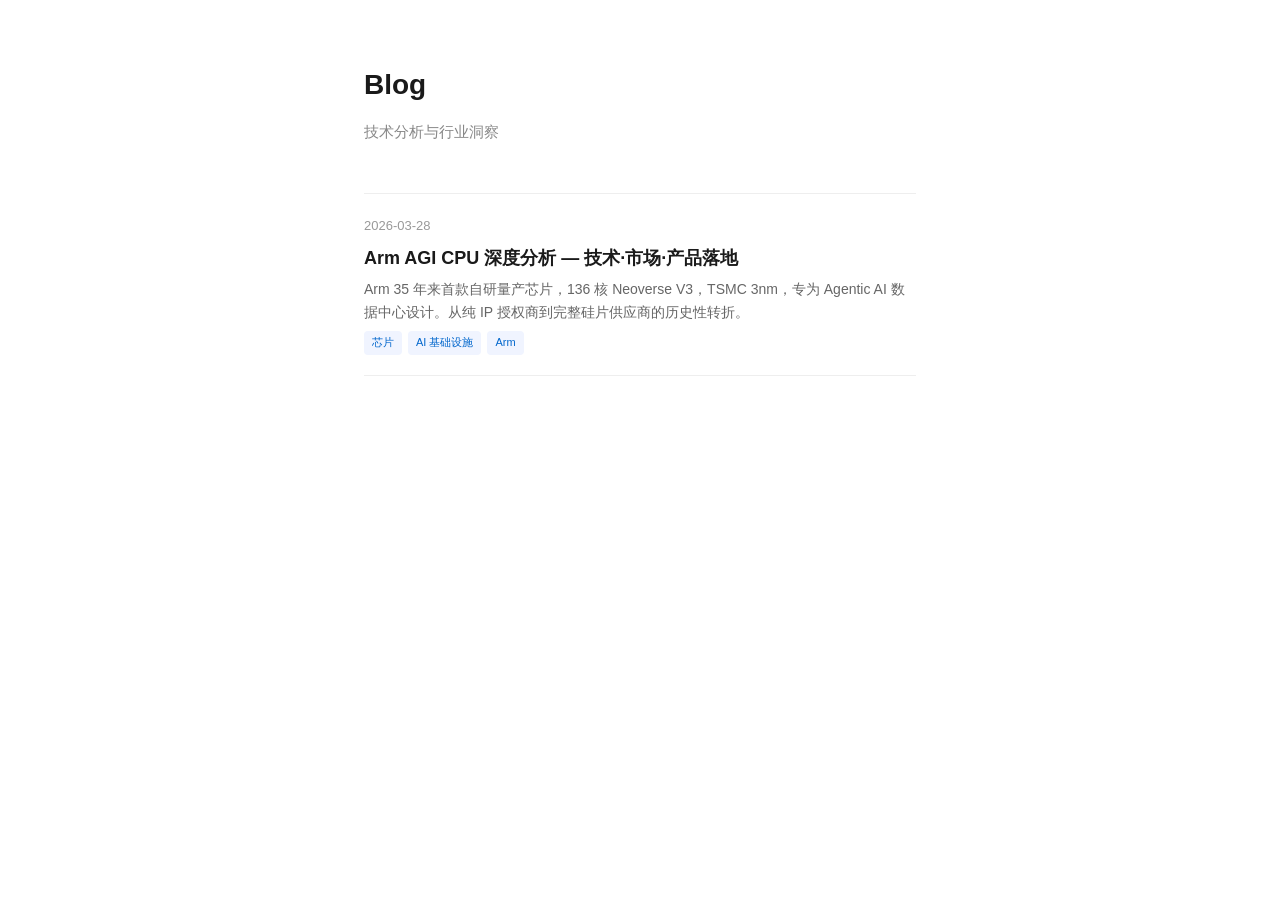
<file: index.html>
<!DOCTYPE html>
<html lang="zh-CN">
<head>
<meta charset="UTF-8">
<meta name="viewport" content="width=device-width, initial-scale=1.0">
<title>Blog — brassenpouy</title>
<link rel="stylesheet" href="./assets/index.css">
</head>
<body>
<div class="container">
  <h1>Blog</h1>
  <p class="subtitle">技术分析与行业洞察</p>
  <ul class="post-list" id="postList">
    <li class="empty-state">加载中…</li>
  </ul>
</div>
<script>
  fetch('./assets/posts.json')
    .then(r => r.json())
    .then(posts => {
      const list = document.getElementById('postList');
      if (!posts.length) {
        list.innerHTML = '<li class="empty-state">暂无文章</li>';
        return;
      }
      posts.sort((a, b) => b.date.localeCompare(a.date));
      list.innerHTML = posts.map(p => `
        <li class="post-item">
          <a href="./${p.slug}/">
            <div class="post-date">${p.date}</div>
            <div class="post-title">${p.title}</div>
            <div class="post-desc">${p.description}</div>
            <div class="post-tags">
              ${p.tags.map(t => `<span class="post-tag">${t}</span>`).join('')}
            </div>
          </a>
        </li>
      `).join('');
    })
    .catch(() => {
      document.getElementById('postList').innerHTML =
        '<li class="empty-state">加载失败，请刷新重试</li>';
    });
</script>
</body>
</html>
</file>
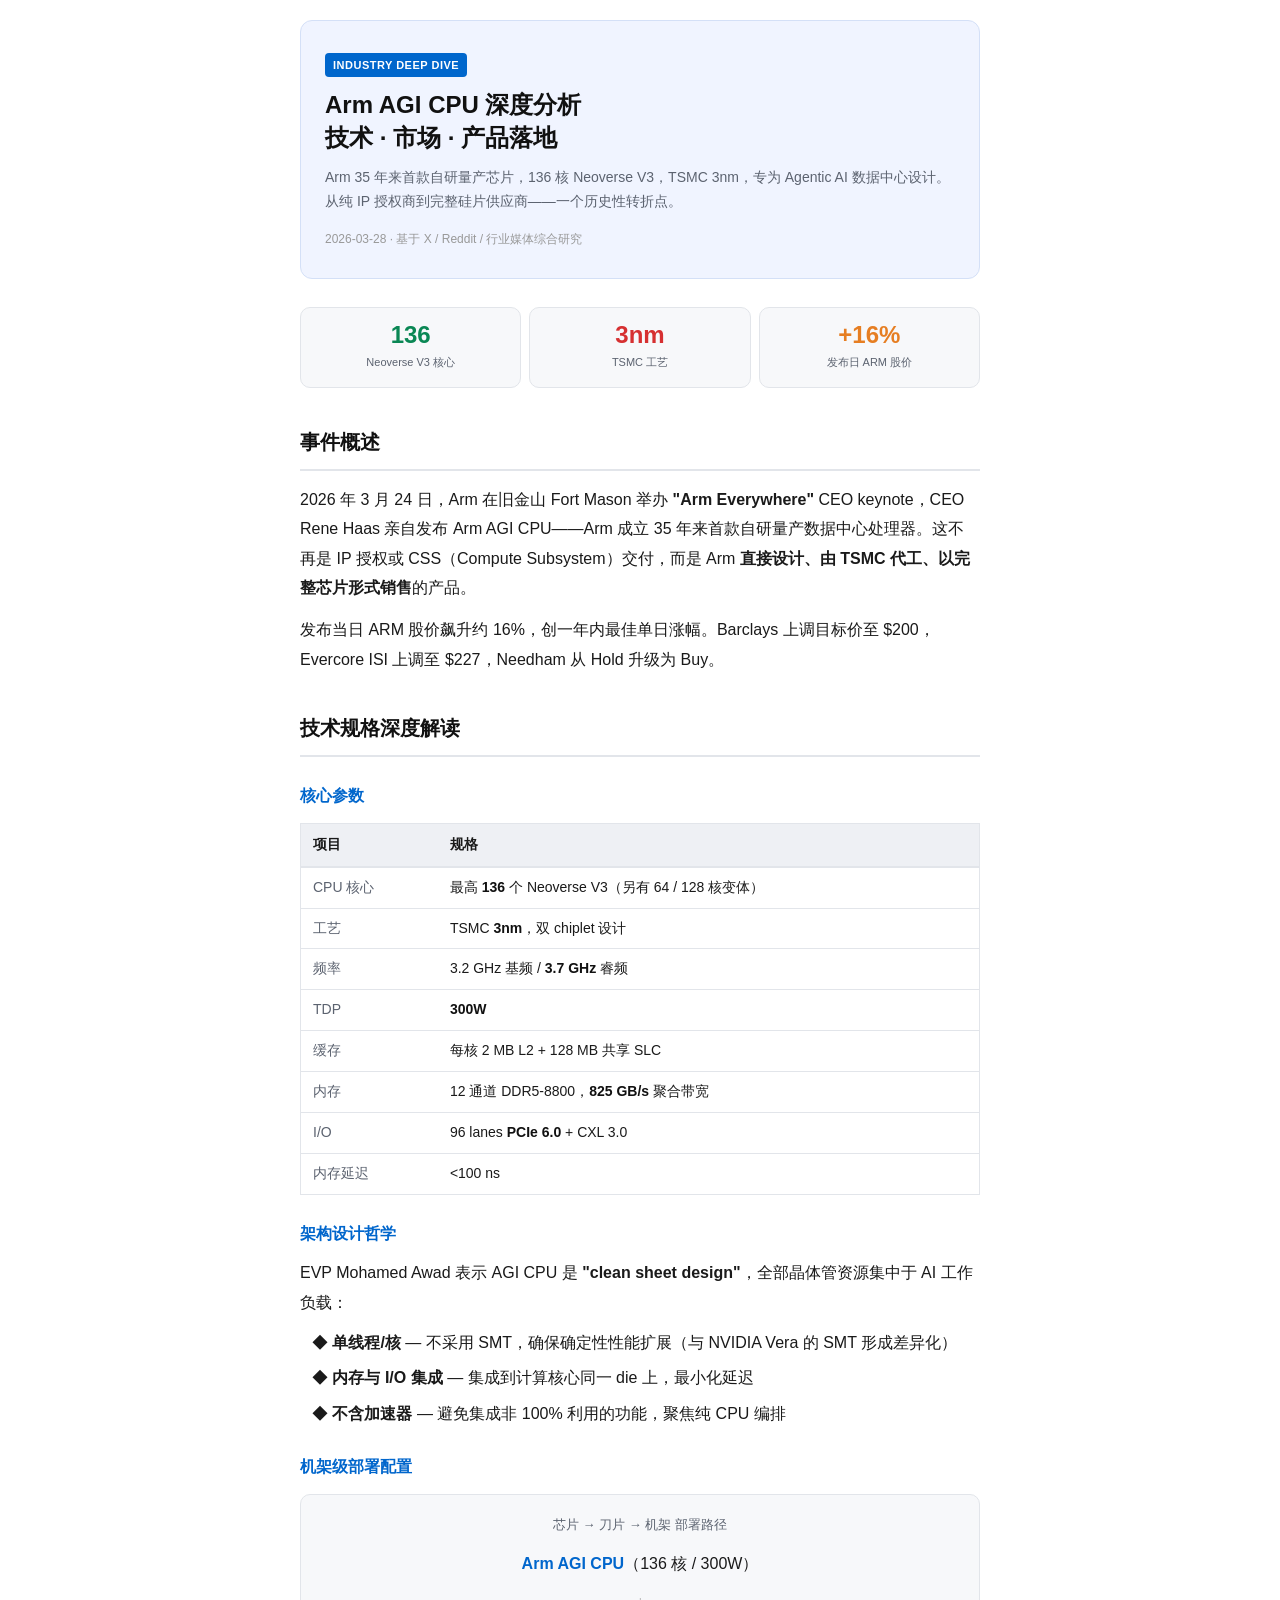
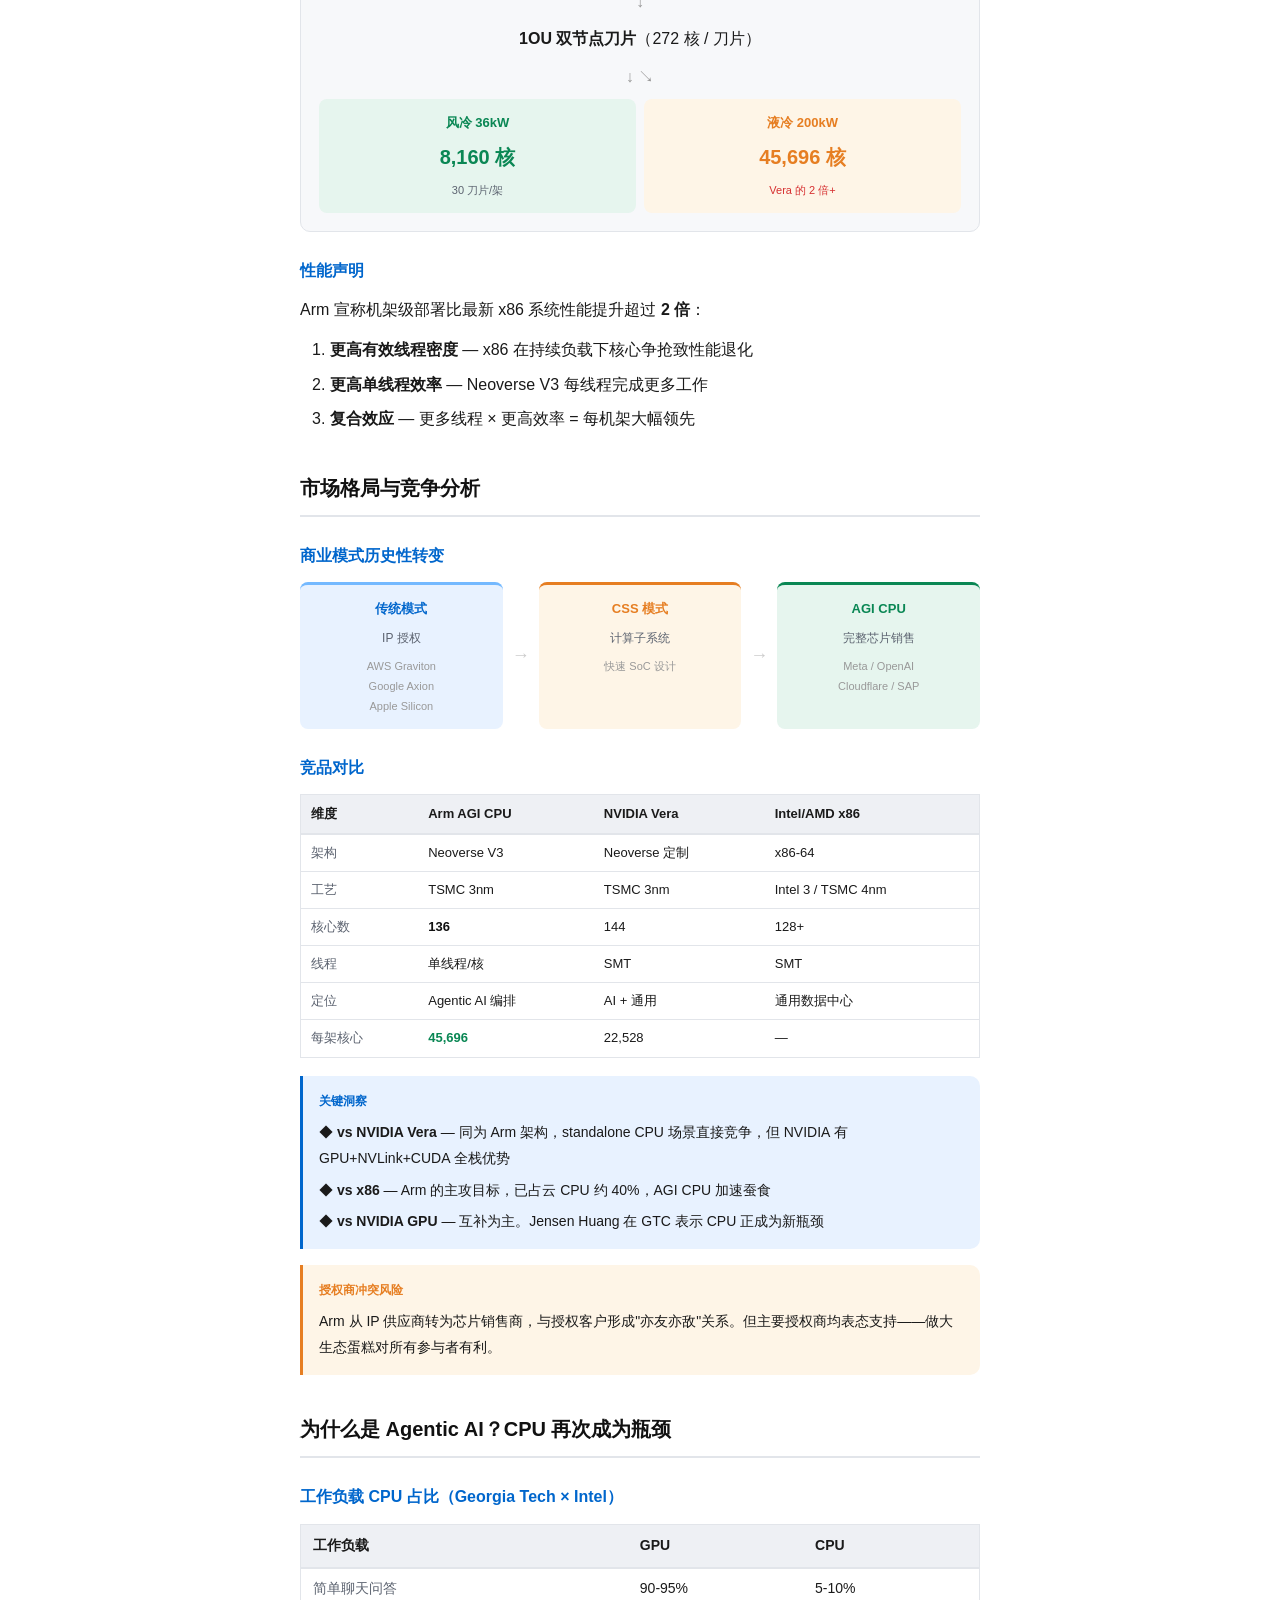
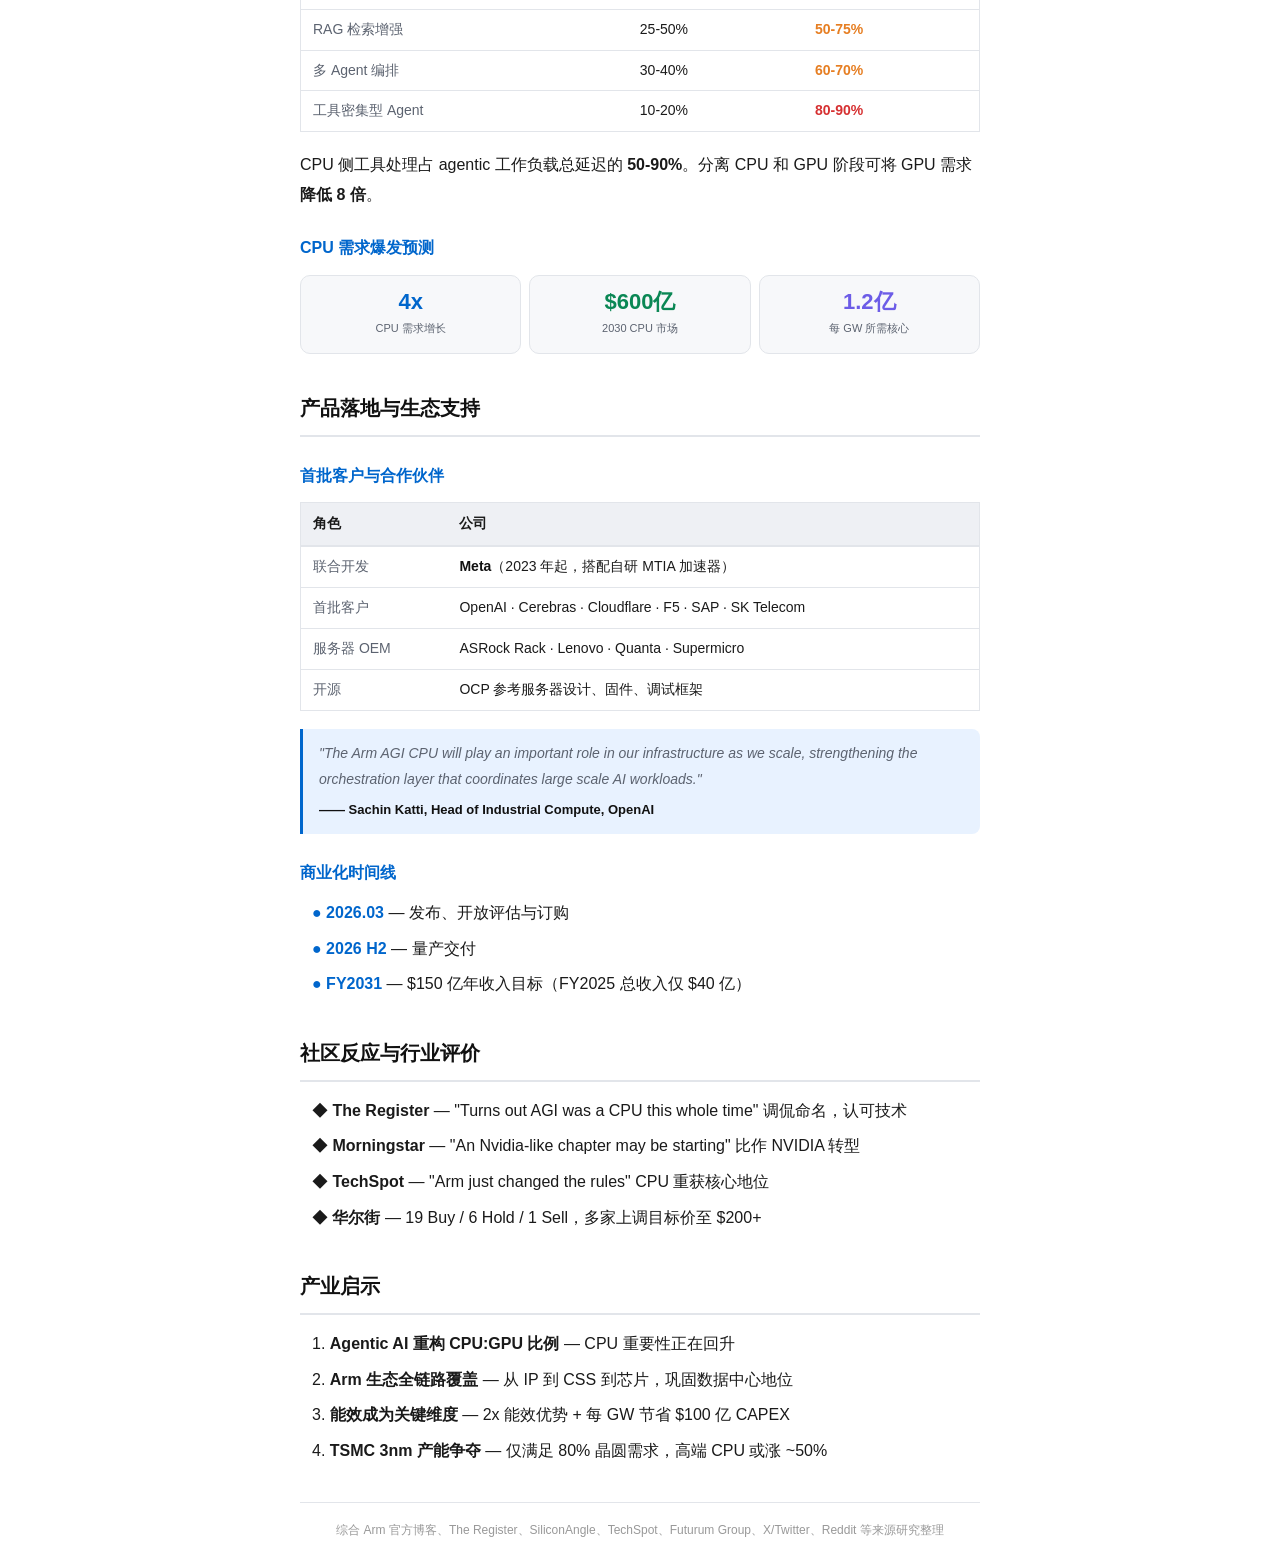
<file: arm-agi-cpu/wechat.html>
<!DOCTYPE html>
<html lang="zh-CN">
<head>
<meta charset="UTF-8">
<meta name="viewport" content="width=device-width, initial-scale=1.0">
<title>Arm AGI CPU 深度分析（微信公众号版）</title>
<style>
  /* 仅用于本地预览，复制粘贴时公众号编辑器只读取内联 style */
  body {
    font-family: -apple-system, "PingFang SC", "Microsoft YaHei", sans-serif;
    background: #fff;
    color: #1a1a1a;
    line-height: 1.85;
    font-size: 16px;
    padding: 0;
    margin: 0;
  }
</style>
</head>
<body>

<section style="max-width:680px;margin:0 auto;padding:20px 16px;font-family:-apple-system,'PingFang SC','Microsoft YaHei',sans-serif;color:#1a1a1a;line-height:1.85;font-size:16px;">

<!-- 标题区 -->
<section style="background:#f0f4ff;border-radius:12px;padding:28px 24px;margin-bottom:28px;border:1px solid #d4e0f7;">
  <p style="display:inline-block;background:#0066cc;color:#fff;font-size:11px;font-weight:600;padding:2px 8px;border-radius:4px;margin:0 0 12px 0;letter-spacing:0.5px;">INDUSTRY DEEP DIVE</p>
  <h1 style="font-size:24px;font-weight:800;line-height:1.35;margin:0 0 12px 0;color:#111;">Arm AGI CPU 深度分析<br>技术 · 市场 · 产品落地</h1>
  <p style="color:#5c6370;font-size:14px;line-height:1.7;margin:0 0 14px 0;">Arm 35 年来首款自研量产芯片，136 核 Neoverse V3，TSMC 3nm，专为 Agentic AI 数据中心设计。从纯 IP 授权商到完整硅片供应商——一个历史性转折点。</p>
  <p style="font-size:12px;color:#999;margin:0;">2026-03-28 · 基于 X / Reddit / 行业媒体综合研究</p>
</section>

<!-- 关键数字 -->
<section style="display:flex;gap:8px;margin-bottom:28px;">
  <section style="flex:1;background:#f7f8fa;border:1px solid #e2e5ea;border-radius:10px;padding:14px 8px;text-align:center;">
    <p style="font-size:24px;font-weight:800;color:#0a8754;margin:0;line-height:1.1;">136</p>
    <p style="font-size:11px;color:#5c6370;margin:4px 0 0 0;">Neoverse V3 核心</p>
  </section>
  <section style="flex:1;background:#f7f8fa;border:1px solid #e2e5ea;border-radius:10px;padding:14px 8px;text-align:center;">
    <p style="font-size:24px;font-weight:800;color:#d63031;margin:0;line-height:1.1;">3nm</p>
    <p style="font-size:11px;color:#5c6370;margin:4px 0 0 0;">TSMC 工艺</p>
  </section>
  <section style="flex:1;background:#f7f8fa;border:1px solid #e2e5ea;border-radius:10px;padding:14px 8px;text-align:center;">
    <p style="font-size:24px;font-weight:800;color:#e67e22;margin:0;line-height:1.1;">+16%</p>
    <p style="font-size:11px;color:#5c6370;margin:4px 0 0 0;">发布日 ARM 股价</p>
  </section>
</section>

<!-- 事件概述 -->
<h2 style="font-size:20px;font-weight:700;margin:36px 0 14px 0;padding-bottom:8px;border-bottom:2px solid #e2e5ea;color:#111;">事件概述</h2>
<p style="margin:0 0 12px 0;">2026 年 3 月 24 日，Arm 在旧金山 Fort Mason 举办 <strong>"Arm Everywhere"</strong> CEO keynote，CEO Rene Haas 亲自发布 Arm AGI CPU——Arm 成立 35 年来首款自研量产数据中心处理器。这不再是 IP 授权或 CSS（Compute Subsystem）交付，而是 Arm <strong>直接设计、由 TSMC 代工、以完整芯片形式销售</strong>的产品。</p>
<p style="margin:0 0 12px 0;">发布当日 ARM 股价飙升约 16%，创一年内最佳单日涨幅。Barclays 上调目标价至 $200，Evercore ISI 上调至 $227，Needham 从 Hold 升级为 Buy。</p>

<!-- 技术规格 -->
<h2 style="font-size:20px;font-weight:700;margin:36px 0 14px 0;padding-bottom:8px;border-bottom:2px solid #e2e5ea;color:#111;">技术规格深度解读</h2>

<h3 style="font-size:16px;font-weight:600;margin:24px 0 10px 0;color:#0066cc;">核心参数</h3>
<table style="width:100%;border-collapse:collapse;font-size:14px;margin:12px 0 18px 0;border:1px solid #e2e5ea;border-radius:8px;">
  <thead><tr>
    <th style="background:#eef0f4;font-weight:600;text-align:left;padding:8px 12px;border-bottom:2px solid #e2e5ea;">项目</th>
    <th style="background:#eef0f4;font-weight:600;text-align:left;padding:8px 12px;border-bottom:2px solid #e2e5ea;">规格</th>
  </tr></thead>
  <tbody>
    <tr><td style="padding:7px 12px;border-bottom:1px solid #e2e5ea;color:#5c6370;">CPU 核心</td><td style="padding:7px 12px;border-bottom:1px solid #e2e5ea;">最高 <strong style="color:#111;">136</strong> 个 Neoverse V3（另有 64 / 128 核变体）</td></tr>
    <tr><td style="padding:7px 12px;border-bottom:1px solid #e2e5ea;color:#5c6370;">工艺</td><td style="padding:7px 12px;border-bottom:1px solid #e2e5ea;">TSMC <strong style="color:#111;">3nm</strong>，双 chiplet 设计</td></tr>
    <tr><td style="padding:7px 12px;border-bottom:1px solid #e2e5ea;color:#5c6370;">频率</td><td style="padding:7px 12px;border-bottom:1px solid #e2e5ea;">3.2 GHz 基频 / <strong style="color:#111;">3.7 GHz</strong> 睿频</td></tr>
    <tr><td style="padding:7px 12px;border-bottom:1px solid #e2e5ea;color:#5c6370;">TDP</td><td style="padding:7px 12px;border-bottom:1px solid #e2e5ea;"><strong style="color:#111;">300W</strong></td></tr>
    <tr><td style="padding:7px 12px;border-bottom:1px solid #e2e5ea;color:#5c6370;">缓存</td><td style="padding:7px 12px;border-bottom:1px solid #e2e5ea;">每核 2 MB L2 + 128 MB 共享 SLC</td></tr>
    <tr><td style="padding:7px 12px;border-bottom:1px solid #e2e5ea;color:#5c6370;">内存</td><td style="padding:7px 12px;border-bottom:1px solid #e2e5ea;">12 通道 DDR5-8800，<strong style="color:#111;">825 GB/s</strong> 聚合带宽</td></tr>
    <tr><td style="padding:7px 12px;border-bottom:1px solid #e2e5ea;color:#5c6370;">I/O</td><td style="padding:7px 12px;border-bottom:1px solid #e2e5ea;">96 lanes <strong style="color:#111;">PCIe 6.0</strong> + CXL 3.0</td></tr>
    <tr><td style="padding:7px 12px;color:#5c6370;">内存延迟</td><td style="padding:7px 12px;">&lt;100 ns</td></tr>
  </tbody>
</table>

<h3 style="font-size:16px;font-weight:600;margin:24px 0 10px 0;color:#0066cc;">架构设计哲学</h3>
<p style="margin:0 0 10px 0;">EVP Mohamed Awad 表示 AGI CPU 是 <strong>"clean sheet design"</strong>，全部晶体管资源集中于 AI 工作负载：</p>
<p style="margin:0 0 6px 0;padding-left:12px;">◆ <strong>单线程/核</strong> — 不采用 SMT，确保确定性性能扩展（与 NVIDIA Vera 的 SMT 形成差异化）</p>
<p style="margin:0 0 6px 0;padding-left:12px;">◆ <strong>内存与 I/O 集成</strong> — 集成到计算核心同一 die 上，最小化延迟</p>
<p style="margin:0 0 12px 0;padding-left:12px;">◆ <strong>不含加速器</strong> — 避免集成非 100% 利用的功能，聚焦纯 CPU 编排</p>

<h3 style="font-size:16px;font-weight:600;margin:24px 0 10px 0;color:#0066cc;">机架级部署配置</h3>

<!-- 替代 Mermaid：流程图用结构化卡片表示 -->
<section style="background:#f7f8fa;border:1px solid #e2e5ea;border-radius:10px;padding:18px;margin:12px 0 18px 0;">
  <p style="text-align:center;margin:0 0 12px 0;font-size:13px;color:#5c6370;">芯片 → 刀片 → 机架 部署路径</p>
  <p style="text-align:center;margin:0 0 8px 0;"><strong style="color:#0066cc;">Arm AGI CPU</strong>（136 核 / 300W）</p>
  <p style="text-align:center;margin:0 0 8px 0;color:#999;">↓</p>
  <p style="text-align:center;margin:0 0 8px 0;"><strong>1OU 双节点刀片</strong>（272 核 / 刀片）</p>
  <p style="text-align:center;margin:0 0 8px 0;color:#999;">↓ ↘</p>
  <section style="display:flex;gap:8px;">
    <section style="flex:1;background:#e6f5ee;border-radius:8px;padding:12px;text-align:center;">
      <p style="font-size:13px;font-weight:600;color:#0a8754;margin:0 0 4px 0;">风冷 36kW</p>
      <p style="font-size:20px;font-weight:800;color:#0a8754;margin:0;">8,160 核</p>
      <p style="font-size:11px;color:#5c6370;margin:4px 0 0 0;">30 刀片/架</p>
    </section>
    <section style="flex:1;background:#fef5e7;border-radius:8px;padding:12px;text-align:center;">
      <p style="font-size:13px;font-weight:600;color:#e67e22;margin:0 0 4px 0;">液冷 200kW</p>
      <p style="font-size:20px;font-weight:800;color:#e67e22;margin:0;">45,696 核</p>
      <p style="font-size:11px;color:#d63031;margin:4px 0 0 0;">Vera 的 2 倍+</p>
    </section>
  </section>
</section>

<h3 style="font-size:16px;font-weight:600;margin:24px 0 10px 0;color:#0066cc;">性能声明</h3>
<p style="margin:0 0 10px 0;">Arm 宣称机架级部署比最新 x86 系统性能提升超过 <strong>2 倍</strong>：</p>
<p style="margin:0 0 5px 0;padding-left:12px;">1. <strong>更高有效线程密度</strong> — x86 在持续负载下核心争抢致性能退化</p>
<p style="margin:0 0 5px 0;padding-left:12px;">2. <strong>更高单线程效率</strong> — Neoverse V3 每线程完成更多工作</p>
<p style="margin:0 0 12px 0;padding-left:12px;">3. <strong>复合效应</strong> — 更多线程 × 更高效率 = 每机架大幅领先</p>

<!-- 市场格局 -->
<h2 style="font-size:20px;font-weight:700;margin:36px 0 14px 0;padding-bottom:8px;border-bottom:2px solid #e2e5ea;color:#111;">市场格局与竞争分析</h2>

<h3 style="font-size:16px;font-weight:600;margin:24px 0 10px 0;color:#0066cc;">商业模式历史性转变</h3>

<!-- 替代 Mermaid：商业模式演进用三段卡片 -->
<section style="display:flex;gap:8px;margin:12px 0 18px 0;">
  <section style="flex:1;background:#e8f2ff;border-radius:8px;padding:12px;text-align:center;border-top:3px solid #74b9ff;">
    <p style="font-size:13px;font-weight:700;color:#0066cc;margin:0 0 6px 0;">传统模式</p>
    <p style="font-size:12px;color:#5c6370;margin:0;">IP 授权</p>
    <p style="font-size:11px;color:#999;margin:6px 0 0 0;">AWS Graviton<br>Google Axion<br>Apple Silicon</p>
  </section>
  <section style="flex:0 0 20px;display:flex;align-items:center;justify-content:center;color:#ccc;font-size:18px;">→</section>
  <section style="flex:1;background:#fef5e7;border-radius:8px;padding:12px;text-align:center;border-top:3px solid #e67e22;">
    <p style="font-size:13px;font-weight:700;color:#e67e22;margin:0 0 6px 0;">CSS 模式</p>
    <p style="font-size:12px;color:#5c6370;margin:0;">计算子系统</p>
    <p style="font-size:11px;color:#999;margin:6px 0 0 0;">快速 SoC 设计</p>
  </section>
  <section style="flex:0 0 20px;display:flex;align-items:center;justify-content:center;color:#ccc;font-size:18px;">→</section>
  <section style="flex:1;background:#e6f5ee;border-radius:8px;padding:12px;text-align:center;border-top:3px solid #0a8754;">
    <p style="font-size:13px;font-weight:700;color:#0a8754;margin:0 0 6px 0;">AGI CPU</p>
    <p style="font-size:12px;color:#5c6370;margin:0;">完整芯片销售</p>
    <p style="font-size:11px;color:#999;margin:6px 0 0 0;">Meta / OpenAI<br>Cloudflare / SAP</p>
  </section>
</section>

<h3 style="font-size:16px;font-weight:600;margin:24px 0 10px 0;color:#0066cc;">竞品对比</h3>
<table style="width:100%;border-collapse:collapse;font-size:13px;margin:12px 0 18px 0;border:1px solid #e2e5ea;">
  <thead><tr>
    <th style="background:#eef0f4;font-weight:600;text-align:left;padding:7px 10px;border-bottom:2px solid #e2e5ea;">维度</th>
    <th style="background:#eef0f4;font-weight:600;text-align:left;padding:7px 10px;border-bottom:2px solid #e2e5ea;">Arm AGI CPU</th>
    <th style="background:#eef0f4;font-weight:600;text-align:left;padding:7px 10px;border-bottom:2px solid #e2e5ea;">NVIDIA Vera</th>
    <th style="background:#eef0f4;font-weight:600;text-align:left;padding:7px 10px;border-bottom:2px solid #e2e5ea;">Intel/AMD x86</th>
  </tr></thead>
  <tbody>
    <tr><td style="padding:6px 10px;border-bottom:1px solid #e2e5ea;color:#5c6370;">架构</td><td style="padding:6px 10px;border-bottom:1px solid #e2e5ea;">Neoverse V3</td><td style="padding:6px 10px;border-bottom:1px solid #e2e5ea;">Neoverse 定制</td><td style="padding:6px 10px;border-bottom:1px solid #e2e5ea;">x86-64</td></tr>
    <tr><td style="padding:6px 10px;border-bottom:1px solid #e2e5ea;color:#5c6370;">工艺</td><td style="padding:6px 10px;border-bottom:1px solid #e2e5ea;">TSMC 3nm</td><td style="padding:6px 10px;border-bottom:1px solid #e2e5ea;">TSMC 3nm</td><td style="padding:6px 10px;border-bottom:1px solid #e2e5ea;">Intel 3 / TSMC 4nm</td></tr>
    <tr><td style="padding:6px 10px;border-bottom:1px solid #e2e5ea;color:#5c6370;">核心数</td><td style="padding:6px 10px;border-bottom:1px solid #e2e5ea;"><strong style="color:#111;">136</strong></td><td style="padding:6px 10px;border-bottom:1px solid #e2e5ea;">144</td><td style="padding:6px 10px;border-bottom:1px solid #e2e5ea;">128+</td></tr>
    <tr><td style="padding:6px 10px;border-bottom:1px solid #e2e5ea;color:#5c6370;">线程</td><td style="padding:6px 10px;border-bottom:1px solid #e2e5ea;">单线程/核</td><td style="padding:6px 10px;border-bottom:1px solid #e2e5ea;">SMT</td><td style="padding:6px 10px;border-bottom:1px solid #e2e5ea;">SMT</td></tr>
    <tr><td style="padding:6px 10px;border-bottom:1px solid #e2e5ea;color:#5c6370;">定位</td><td style="padding:6px 10px;border-bottom:1px solid #e2e5ea;">Agentic AI 编排</td><td style="padding:6px 10px;border-bottom:1px solid #e2e5ea;">AI + 通用</td><td style="padding:6px 10px;border-bottom:1px solid #e2e5ea;">通用数据中心</td></tr>
    <tr><td style="padding:6px 10px;color:#5c6370;">每架核心</td><td style="padding:6px 10px;"><strong style="color:#0a8754;">45,696</strong></td><td style="padding:6px 10px;">22,528</td><td style="padding:6px 10px;">—</td></tr>
  </tbody>
</table>

<!-- 洞察 -->
<section style="background:#e8f2ff;border-left:3px solid #0066cc;border-radius:0 10px 10px 0;padding:14px 16px;margin:16px 0;">
  <p style="font-size:12px;font-weight:700;color:#0066cc;margin:0 0 8px 0;">关键洞察</p>
  <p style="font-size:14px;margin:0 0 6px 0;">◆ <strong>vs NVIDIA Vera</strong> — 同为 Arm 架构，standalone CPU 场景直接竞争，但 NVIDIA 有 GPU+NVLink+CUDA 全栈优势</p>
  <p style="font-size:14px;margin:0 0 6px 0;">◆ <strong>vs x86</strong> — Arm 的主攻目标，已占云 CPU 约 40%，AGI CPU 加速蚕食</p>
  <p style="font-size:14px;margin:0;">◆ <strong>vs NVIDIA GPU</strong> — 互补为主。Jensen Huang 在 GTC 表示 CPU 正成为新瓶颈</p>
</section>

<!-- 风险 -->
<section style="background:#fef5e7;border-left:3px solid #e67e22;border-radius:0 10px 10px 0;padding:14px 16px;margin:16px 0;">
  <p style="font-size:12px;font-weight:700;color:#e67e22;margin:0 0 8px 0;">授权商冲突风险</p>
  <p style="font-size:14px;margin:0;">Arm 从 IP 供应商转为芯片销售商，与授权客户形成"亦友亦敌"关系。但主要授权商均表态支持——做大生态蛋糕对所有参与者有利。</p>
</section>

<!-- Agentic AI -->
<h2 style="font-size:20px;font-weight:700;margin:36px 0 14px 0;padding-bottom:8px;border-bottom:2px solid #e2e5ea;color:#111;">为什么是 Agentic AI？CPU 再次成为瓶颈</h2>

<h3 style="font-size:16px;font-weight:600;margin:24px 0 10px 0;color:#0066cc;">工作负载 CPU 占比（Georgia Tech × Intel）</h3>
<table style="width:100%;border-collapse:collapse;font-size:14px;margin:12px 0 18px 0;border:1px solid #e2e5ea;">
  <thead><tr>
    <th style="background:#eef0f4;font-weight:600;text-align:left;padding:8px 12px;border-bottom:2px solid #e2e5ea;">工作负载</th>
    <th style="background:#eef0f4;font-weight:600;text-align:left;padding:8px 12px;border-bottom:2px solid #e2e5ea;">GPU</th>
    <th style="background:#eef0f4;font-weight:600;text-align:left;padding:8px 12px;border-bottom:2px solid #e2e5ea;">CPU</th>
  </tr></thead>
  <tbody>
    <tr><td style="padding:7px 12px;border-bottom:1px solid #e2e5ea;color:#5c6370;">简单聊天问答</td><td style="padding:7px 12px;border-bottom:1px solid #e2e5ea;">90-95%</td><td style="padding:7px 12px;border-bottom:1px solid #e2e5ea;">5-10%</td></tr>
    <tr><td style="padding:7px 12px;border-bottom:1px solid #e2e5ea;color:#5c6370;">RAG 检索增强</td><td style="padding:7px 12px;border-bottom:1px solid #e2e5ea;">25-50%</td><td style="padding:7px 12px;border-bottom:1px solid #e2e5ea;"><strong style="color:#e67e22;">50-75%</strong></td></tr>
    <tr><td style="padding:7px 12px;border-bottom:1px solid #e2e5ea;color:#5c6370;">多 Agent 编排</td><td style="padding:7px 12px;border-bottom:1px solid #e2e5ea;">30-40%</td><td style="padding:7px 12px;border-bottom:1px solid #e2e5ea;"><strong style="color:#e67e22;">60-70%</strong></td></tr>
    <tr><td style="padding:7px 12px;color:#5c6370;">工具密集型 Agent</td><td style="padding:7px 12px;">10-20%</td><td style="padding:7px 12px;"><strong style="color:#d63031;">80-90%</strong></td></tr>
  </tbody>
</table>
<p style="margin:0 0 12px 0;">CPU 侧工具处理占 agentic 工作负载总延迟的 <strong>50-90%</strong>。分离 CPU 和 GPU 阶段可将 GPU 需求<strong>降低 8 倍</strong>。</p>

<h3 style="font-size:16px;font-weight:600;margin:24px 0 10px 0;color:#0066cc;">CPU 需求爆发预测</h3>
<section style="display:flex;gap:8px;margin:12px 0 18px 0;">
  <section style="flex:1;background:#f7f8fa;border:1px solid #e2e5ea;border-radius:10px;padding:14px 8px;text-align:center;">
    <p style="font-size:22px;font-weight:800;color:#0066cc;margin:0;line-height:1.1;">4x</p>
    <p style="font-size:11px;color:#5c6370;margin:4px 0 0 0;">CPU 需求增长</p>
  </section>
  <section style="flex:1;background:#f7f8fa;border:1px solid #e2e5ea;border-radius:10px;padding:14px 8px;text-align:center;">
    <p style="font-size:22px;font-weight:800;color:#0a8754;margin:0;line-height:1.1;">$600亿</p>
    <p style="font-size:11px;color:#5c6370;margin:4px 0 0 0;">2030 CPU 市场</p>
  </section>
  <section style="flex:1;background:#f7f8fa;border:1px solid #e2e5ea;border-radius:10px;padding:14px 8px;text-align:center;">
    <p style="font-size:22px;font-weight:800;color:#6c5ce7;margin:0;line-height:1.1;">1.2亿</p>
    <p style="font-size:11px;color:#5c6370;margin:4px 0 0 0;">每 GW 所需核心</p>
  </section>
</section>

<!-- 产品落地 -->
<h2 style="font-size:20px;font-weight:700;margin:36px 0 14px 0;padding-bottom:8px;border-bottom:2px solid #e2e5ea;color:#111;">产品落地与生态支持</h2>

<h3 style="font-size:16px;font-weight:600;margin:24px 0 10px 0;color:#0066cc;">首批客户与合作伙伴</h3>
<table style="width:100%;border-collapse:collapse;font-size:14px;margin:12px 0 18px 0;border:1px solid #e2e5ea;">
  <thead><tr>
    <th style="background:#eef0f4;font-weight:600;text-align:left;padding:8px 12px;border-bottom:2px solid #e2e5ea;">角色</th>
    <th style="background:#eef0f4;font-weight:600;text-align:left;padding:8px 12px;border-bottom:2px solid #e2e5ea;">公司</th>
  </tr></thead>
  <tbody>
    <tr><td style="padding:7px 12px;border-bottom:1px solid #e2e5ea;color:#5c6370;">联合开发</td><td style="padding:7px 12px;border-bottom:1px solid #e2e5ea;"><strong style="color:#111;">Meta</strong>（2023 年起，搭配自研 MTIA 加速器）</td></tr>
    <tr><td style="padding:7px 12px;border-bottom:1px solid #e2e5ea;color:#5c6370;">首批客户</td><td style="padding:7px 12px;border-bottom:1px solid #e2e5ea;">OpenAI · Cerebras · Cloudflare · F5 · SAP · SK Telecom</td></tr>
    <tr><td style="padding:7px 12px;border-bottom:1px solid #e2e5ea;color:#5c6370;">服务器 OEM</td><td style="padding:7px 12px;border-bottom:1px solid #e2e5ea;">ASRock Rack · Lenovo · Quanta · Supermicro</td></tr>
    <tr><td style="padding:7px 12px;color:#5c6370;">开源</td><td style="padding:7px 12px;">OCP 参考服务器设计、固件、调试框架</td></tr>
  </tbody>
</table>

<section style="border-left:3px solid #0066cc;background:#e8f2ff;padding:12px 16px;margin:12px 0;border-radius:0 8px 8px 0;">
  <p style="font-size:14px;color:#5c6370;margin:0;font-style:italic;">"The Arm AGI CPU will play an important role in our infrastructure as we scale, strengthening the orchestration layer that coordinates large scale AI workloads."</p>
  <p style="font-size:13px;color:#111;margin:6px 0 0 0;font-weight:600;">—— Sachin Katti, Head of Industrial Compute, OpenAI</p>
</section>

<h3 style="font-size:16px;font-weight:600;margin:24px 0 10px 0;color:#0066cc;">商业化时间线</h3>
<p style="margin:0 0 6px 0;padding-left:12px;"><span style="color:#0066cc;font-weight:600;">● 2026.03</span> — 发布、开放评估与订购</p>
<p style="margin:0 0 6px 0;padding-left:12px;"><span style="color:#0066cc;font-weight:600;">● 2026 H2</span> — 量产交付</p>
<p style="margin:0 0 12px 0;padding-left:12px;"><span style="color:#0066cc;font-weight:600;">● FY2031</span> — $150 亿年收入目标（FY2025 总收入仅 $40 亿）</p>

<!-- 社区反应 -->
<h2 style="font-size:20px;font-weight:700;margin:36px 0 14px 0;padding-bottom:8px;border-bottom:2px solid #e2e5ea;color:#111;">社区反应与行业评价</h2>
<p style="margin:0 0 6px 0;padding-left:12px;">◆ <strong>The Register</strong> — "Turns out AGI was a CPU this whole time" 调侃命名，认可技术</p>
<p style="margin:0 0 6px 0;padding-left:12px;">◆ <strong>Morningstar</strong> — "An Nvidia-like chapter may be starting" 比作 NVIDIA 转型</p>
<p style="margin:0 0 6px 0;padding-left:12px;">◆ <strong>TechSpot</strong> — "Arm just changed the rules" CPU 重获核心地位</p>
<p style="margin:0 0 12px 0;padding-left:12px;">◆ <strong>华尔街</strong> — 19 Buy / 6 Hold / 1 Sell，多家上调目标价至 $200+</p>

<!-- 启示 -->
<h2 style="font-size:20px;font-weight:700;margin:36px 0 14px 0;padding-bottom:8px;border-bottom:2px solid #e2e5ea;color:#111;">产业启示</h2>
<p style="margin:0 0 6px 0;padding-left:12px;">1. <strong>Agentic AI 重构 CPU:GPU 比例</strong> — CPU 重要性正在回升</p>
<p style="margin:0 0 6px 0;padding-left:12px;">2. <strong>Arm 生态全链路覆盖</strong> — 从 IP 到 CSS 到芯片，巩固数据中心地位</p>
<p style="margin:0 0 6px 0;padding-left:12px;">3. <strong>能效成为关键维度</strong> — 2x 能效优势 + 每 GW 节省 $100 亿 CAPEX</p>
<p style="margin:0 0 12px 0;padding-left:12px;">4. <strong>TSMC 3nm 产能争夺</strong> — 仅满足 80% 晶圆需求，高端 CPU 或涨 ~50%</p>

<!-- 尾部 -->
<section style="margin-top:36px;padding-top:16px;border-top:1px solid #e2e5ea;text-align:center;">
  <p style="font-size:12px;color:#999;margin:0;">综合 Arm 官方博客、The Register、SiliconAngle、TechSpot、Futurum Group、X/Twitter、Reddit 等来源研究整理</p>
</section>

</section>

</body>
</html>
</file>
<file: assets/index.css>
/* ============================================
   Blog Index Page Stylesheet
   ============================================ */

* { margin: 0; padding: 0; box-sizing: border-box; }

body {
  font-family: -apple-system, BlinkMacSystemFont, "SF Pro Text", "PingFang SC",
               "Noto Sans CJK SC", sans-serif;
  background: #fff;
  color: #1a1a1a;
  line-height: 1.8;
  -webkit-font-smoothing: antialiased;
}

.container {
  max-width: 600px;
  margin: 0 auto;
  padding: 60px 24px 80px;
}

h1 {
  font-size: 28px;
  font-weight: 800;
  margin-bottom: 8px;
}

.subtitle {
  color: #888;
  font-size: 15px;
  margin-bottom: 48px;
}

.post-list {
  list-style: none;
}

.post-item {
  border-bottom: 1px solid #eee;
  padding: 20px 0;
}
.post-item:first-child {
  border-top: 1px solid #eee;
}

.post-item a {
  text-decoration: none;
  color: inherit;
  display: block;
}
.post-item a:hover .post-title {
  color: #0066cc;
}

.post-date {
  font-size: 13px;
  color: #999;
  margin-bottom: 4px;
}

.post-title {
  font-size: 18px;
  font-weight: 600;
  margin-bottom: 4px;
  transition: color 0.15s;
}

.post-desc {
  font-size: 14px;
  color: #666;
  line-height: 1.6;
}

.post-tags {
  margin-top: 8px;
  display: flex;
  gap: 6px;
  flex-wrap: wrap;
}

.post-tag {
  display: inline-block;
  font-size: 11px;
  background: #f0f4ff;
  color: #0066cc;
  padding: 2px 8px;
  border-radius: 4px;
  font-weight: 500;
}

.empty-state {
  text-align: center;
  color: #ccc;
  padding: 40px 0;
  font-size: 14px;
}

@media (max-width: 480px) {
  .container { padding: 32px 16px 60px; }
  h1 { font-size: 24px; }
  .post-title { font-size: 16px; }
}
</file>
